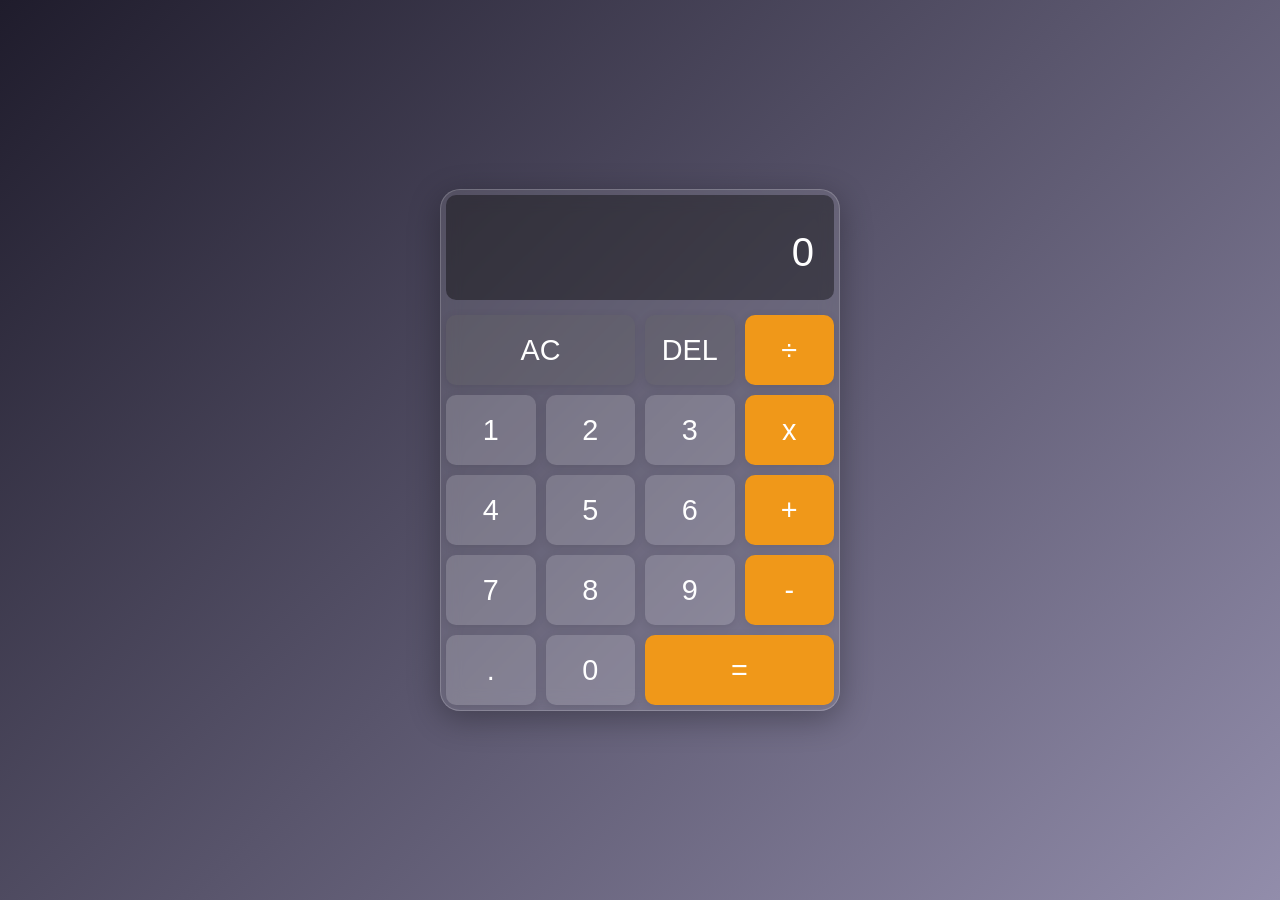
<file: SimpleCalculator-MiniMathy/index.html>
<!DOCTYPE html>
<html lang="en">
<head>
    <meta charset="UTF-8">
    <meta name="viewport" content="width=device-width, initial-scale=1.0">
    <title>Basic Web Calculator</title>
    <link rel="stylesheet" href="style.css">
    <script src="script.js" defer></script>
</head>
<body>

    <div class="calculator-grid">
        <div class="output">
            <div data-previous-operand class="previous-operand"></div>
            <div data-current-operand class="current-operand">0</div>
        </div>

        <button data-all-clear class="span-two">AC</button>
        <button data-delete>DEL</button>
        <button data-operation>÷</button>
        
        <button data-number>1</button>
        <button data-number>2</button>
        <button data-number>3</button>
        <button data-operation>x</button>
        
        <button data-number>4</button>
        <button data-number>5</button>
        <button data-number>6</button>
        <button data-operation>+</button>
        
        <button data-number>7</button>
        <button data-number>8</button>
        <button data-number>9</button>
        <button data-operation>-</button>
        
        <button data-number>.</button>
        <button data-number>0</button>
        <button data-equals class="span-two">=</button>
    </div>

</body>
</html>
</file>
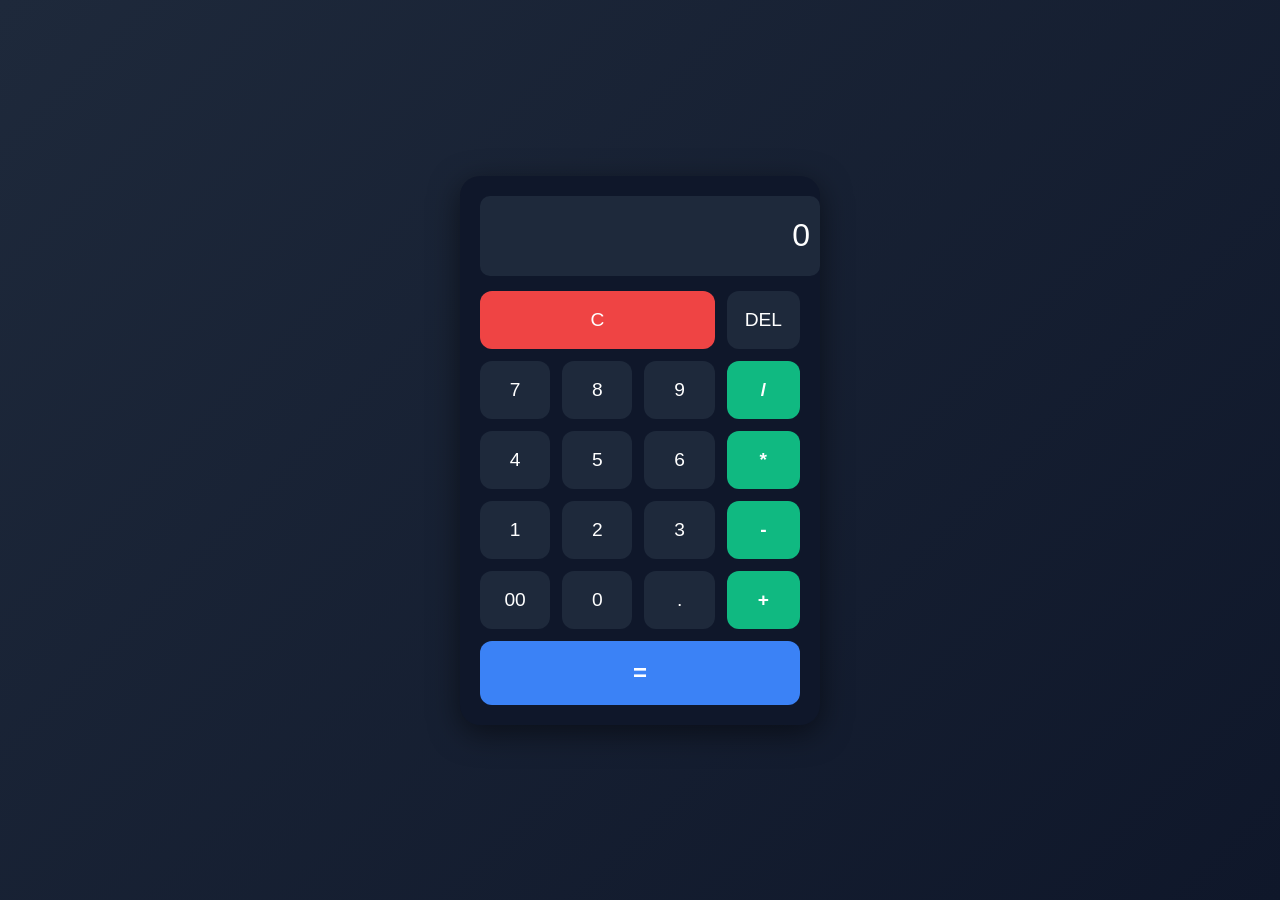
<file: Simple Calculators/HTML-CSS-JS/SimpleCalculator-Web-MuskanSoni-Code/index.html>
<!DOCTYPE html>
<html>
<head>
    <meta charset="UTF-8">
    <meta name="viewport" content="width=device-width, initial-scale=1.0">
    <title>Styled Calculator</title>
    <link rel="stylesheet" href="style.css">
</head>
<body>

    <div class="calculator">
        <input type="text" id="display" disabled>

        <div class="buttons">
            <button class="btn clear">C</button>
            <button class="btn">DEL</button>
            <button class="btn">7</button>
            <button class="btn">8</button>
            <button class="btn">9</button>
            <button class="btn operator">/</button>

            <button class="btn">4</button>
            <button class="btn">5</button>
            <button class="btn">6</button>
            <button class="btn operator">*</button>

            <button class="btn">1</button>
            <button class="btn">2</button>
            <button class="btn">3</button>
            <button class="btn operator">-</button>

            <button class="btn">00</button>
            <button class="btn">0</button>
            <button class="btn">.</button>
            <button class="btn operator">+</button>
            
            <button class="btn equal">=</button>
        </div>
    </div>

<script src="script.js"></script>
</body>
</html>
</file>
<file: SimpleCalculator-MiniMathy/style.css>
*, *::before, *::after {
    box-sizing: border-box;
    font-family: -apple-system, BlinkMacSystemFont, "Segoe UI", Roboto, Helvetica, Arial, sans-serif;
    font-weight: 500;
}

body {
    padding: 0;
    margin: 0;
    background: linear-gradient(135deg, #1f1c2c, #928dab);
    display: flex;
    justify-content: center;
    align-items: center;
    min-height: 100vh;
}

.calculator-grid {
    display: grid;
    justify-content: center;
    align-content: center;
    width: min(90vw, 400px); 
    background: rgba(255, 255, 255, 0.1);
    backdrop-filter: blur(10px);
    box-shadow: 0 8px 32px 0 rgba(0, 0, 0, 0.3);
    border: 1px solid rgba(255, 255, 255, 0.18);
    border-radius: 20px;
    overflow: hidden;
    grid-template-columns: repeat(4, 1fr);
    grid-template-rows: minmax(120px, auto) repeat(5, 80px);
}

.calculator-grid > button {
    cursor: pointer;
    font-size: 1.8rem;
    color: white;
    border: none;
    background: rgba(255, 255, 255, 0.15);
    box-shadow: 0 2px 10px rgba(0, 0, 0, 0.1);
    border-radius: 10px;
    margin: 5px;
    transition: all 0.2s ease;
}

.calculator-grid > button:hover {
    background: rgba(255, 255, 255, 0.25);
}

.calculator-grid > button:active {
    background: rgba(255, 255, 255, 0.35);
    transform: scale(0.97);
}

.span-two {
    grid-column: span 2;
}

button[data-operation],
button[data-equals] {
    background-color: #f09819;
}

button[data-operation]:hover,
button[data-equals]:hover {
    background-color: #ffad4a;
}

button[data-operation]:active,
button[data-equals]:active {
    background-color: #e07b00;
}

button[data-all-clear],
button[data-delete] {
    background-color: rgba(100, 100, 100, 0.3);
}

button[data-all-clear]:hover,
button[data-delete]:hover {
    background-color: rgba(100, 100, 100, 0.4);
}

button[data-all-clear]:active,
button[data-delete]:active {
    background-color: rgba(100, 100, 100, 0.5);
}

.output {
    grid-column: 1 / -1;
    background-color: rgba(0, 0, 0, 0.4);
    display: flex;
    flex-direction: column;
    align-items: flex-end;
    justify-content: space-around;
    padding: 20px;
    word-wrap: break-word;
    word-break: break-all;
    border-radius: 10px;
    margin: 5px 5px 10px 5px;
}

.previous-operand {
    color: rgba(255, 255, 255, 0.75);
    font-size: 1.5rem;
}

.current-operand {
    color: white;
    font-size: 2.5rem;
}
</file>
<file: Simple Calculators/HTML-CSS-JS/SimpleCalculator-Web-MuskanSoni-Code/style.css>
body {
    margin: 0;
    padding: 0;
    height: 100vh;
    background: linear-gradient(135deg, #1e293b, #0f172a);
    display: flex;
    justify-content: center;
    align-items: center;
    font-family: Poppins, sans-serif;
}

.calculator {
    width: 320px;
    padding: 20px;
    background: #0f172a;
    border-radius: 20px;
    box-shadow: 0 8px 30px rgba(0,0,0,0.5);
}

#display {
    width: 100%;
    height: 60px;
    font-size: 2rem;
    background: #1e293b;
    border: none;
    border-radius: 10px;
    color: #fff;
    text-align: right;
    padding: 10px;
    margin-bottom: 15px;
    outline: none;
}

.buttons {
    display: grid;
    grid-template-columns: repeat(4, 1fr);
    gap: 12px;
}

.btn {
    padding: 18px;
    font-size: 1.2rem;
    border: none;
    border-radius: 12px;
    background: #1e293b;
    color: white;
    cursor: pointer;
    transition: 0.2s;
}

.btn:hover {
    background: #334155;
}

.operator {
    background: #10b981;
    font-weight: bold;
}

.operator:hover {
    background: #0ea873;
}

.clear {
    background: #ef4444;
    grid-column: span 3;
}

.clear:hover {
    background: #dc2626;
}

.equal {
    background: #3b82f6;
    grid-column: span 4;
    font-size: 1.5rem;
    font-weight: bold;
}

.equal:hover {
    background: #2563eb;
}
</file>
